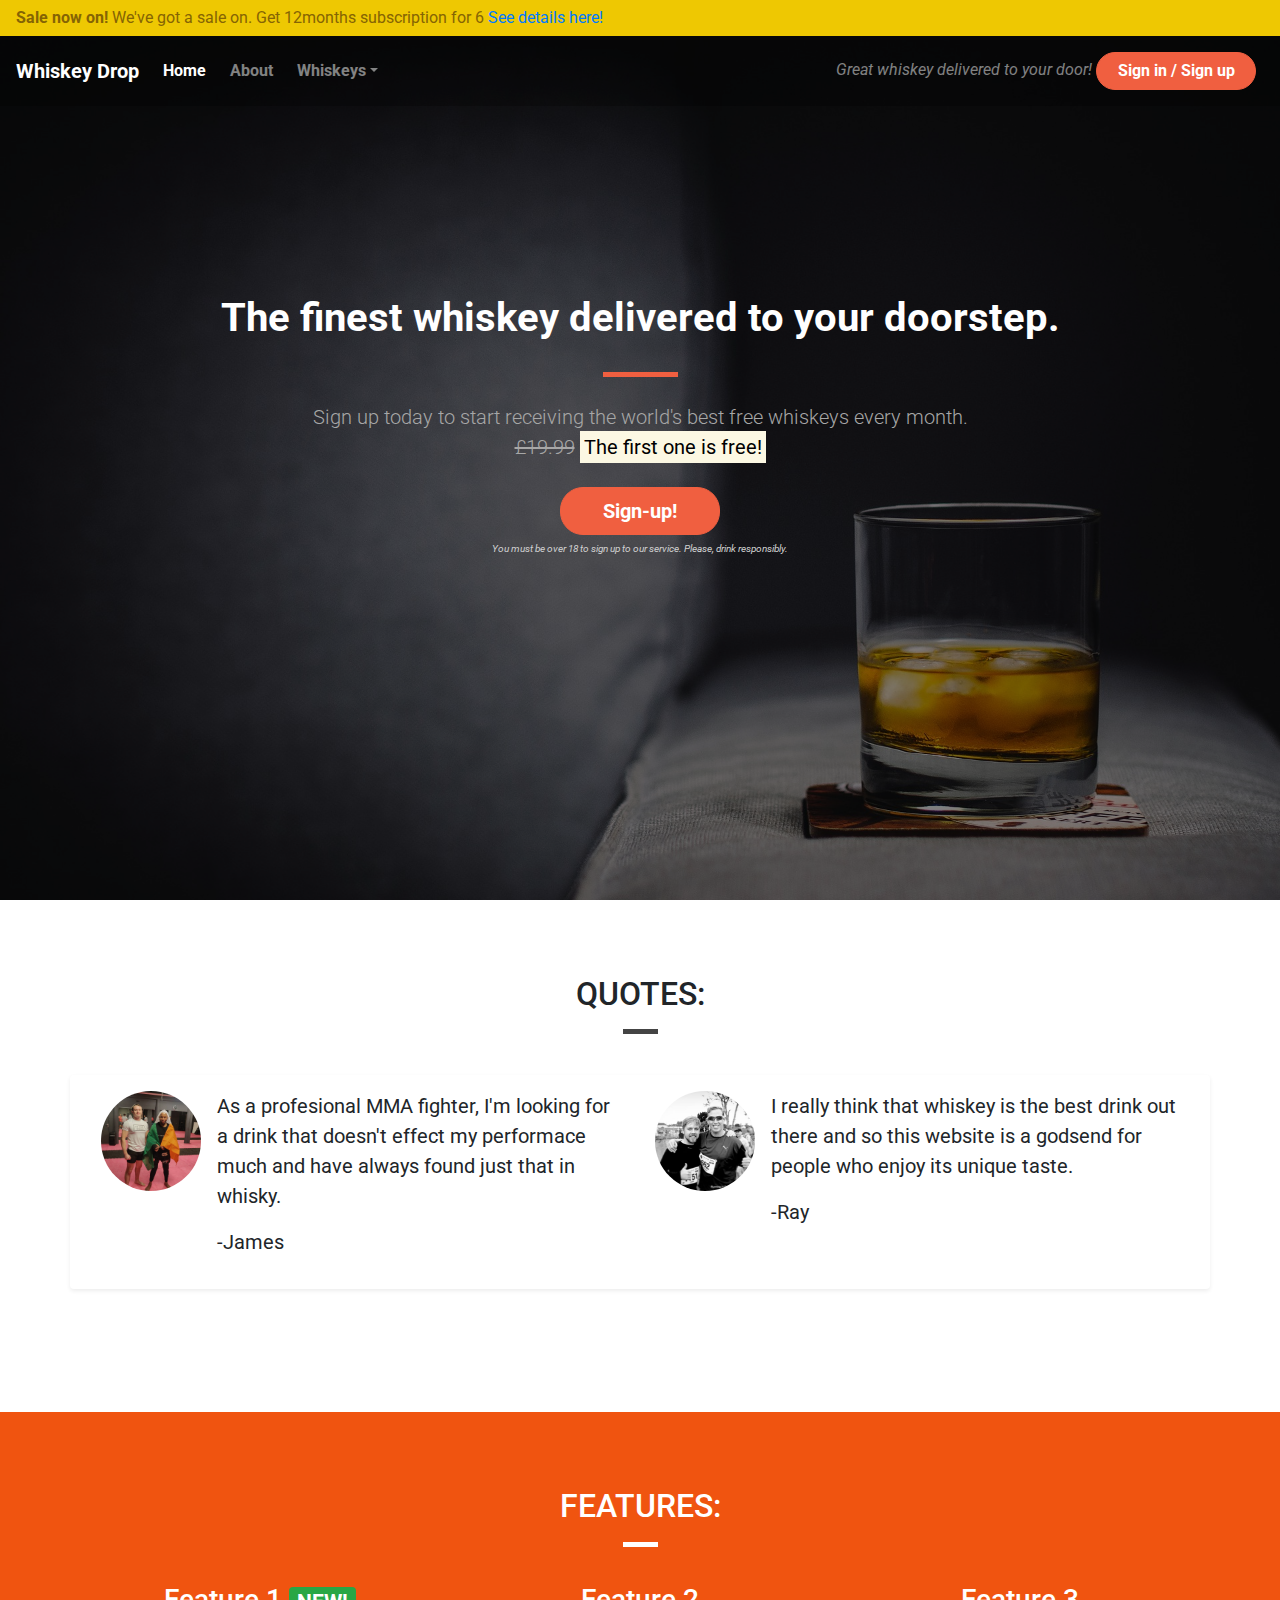
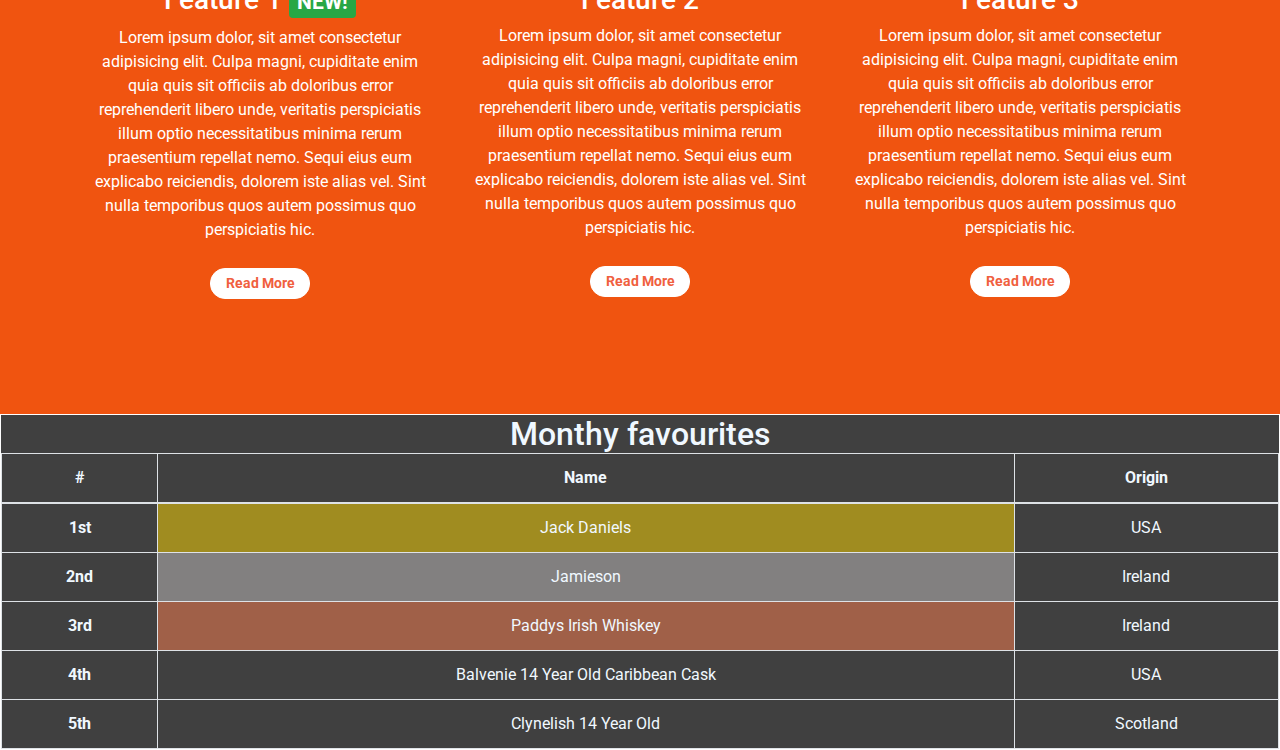
<file: whiskey/index.html>
<!DOCTYPE html>
<html lang="en">
<head>
    <meta charset="UTF-8">
    <meta name="viewport" content="width=device-width, initial-scale=1.0">
    <meta http-equiv="X-UA-Compatible" content="ie=edge">
    <title>Whiskey Drop | Taste a new whiskey every month</title>
    <link rel="stylesheet" href="css/style.css">
    <link rel="stylesheet" href="https://stackpath.bootstrapcdn.com/bootstrap/4.4.1/css/bootstrap.min.css" integrity="sha384-Vkoo8x4CGsO3+Hhxv8T/Q5PaXtkKtu6ug5TOeNV6gBiFeWPGFN9MuhOf23Q9Ifjh" crossorigin="anonymous">
    <link rel="stylesheet" href="https://use.fontawesome.com/releases/v5.6.3/css/all.css" integrity="sha384-UHRtZLI+pbxtHCWp1t77Bi1L4ZtiqrqD80Kn4Z8NTSRyMA2Fd33n5dQ8lWUE00s/" crossorigin="anonymous"/>
    <link href="https://fonts.googleapis.com/css?family=Lato|Montserrat:400,700|Oswald|Roboto&display=swap" rel="stylesheet">
    <link rel="stylesheet" href="css/style.css">
</head>


<body>
<div class="container-fluid navalert-container">
	<div class="container-fluid alert-container">
		<div class="row d-none d-sm-block">
			<div class="col-12">
				<div class=" site-wide-alert alert alert-warning">
					<strong>Sale now on!</strong> We've got a sale on. Get 12months subscription for
					6 <a href="">See details here!</a>
				</div>
			</div>
		</div>
	</div>
    <!--nav element-->
                    <!--navbar-light bg light--> 
    <nav class="navbar navbar-dark navbar-expand-sm"> <!--add 'fixed-top' class to nav bar to keep it there-->
        <a href="/" class="navbar-brand">Whiskey Drop</a>

        <button class="navbar-toggler ml-auto" type="button" data-toggle="collapse" data-target="#navbarNavDropdown" aria-controls="navbarNavDropdown" aria-expanded="false" aria-label="Toggled navigation" >
            <span class="navbar-toggler-icon"></span></button>

            <div class="collapse navbar-collapse" id="navbarNavDropdown">

            <ul class="navbar-nav mr-auto">
                <li class="active nav-item mr-2"> <a href="/" class="nav-link">Home</a></li>
                <li class="nav-item mr-2"><a href="/about" class="nav-link">About</a></li>
                <li class="nav-item dropdown">
                 <a href="#" class="nav-link dropdown-toggle" id="navbarDropdownMenuLink" role="button" data-toggle="dropdown"
                 aria-haspopup="true" aria-expanded="false">Whiskeys</a>
                   
                    <div class="dropdown-menu" aria-labelledby="navbarDropdownMenuLink">
                        <a href="#" class="dropdown-item">Irish</a>
                        <a href="#" class="dropdown-item">Scotch</a>
                        <a href="#" class="dropdown-item">Japanese</a>
                        <a href="#" class="dropdown-item">American</a>
                    </div>
                 </li>
                <li class="nav-item mr-2 d-block d-sm-none"><a href="/login" class="nav-link">Sign in / Sign up</a></li>
            </ul>
            </div>
            <div class="d-none d-md-block">  
                <p class="navbar-text my-auto mr-2 ">
                 <i> Great whiskey delivered to your door!</i>
                 <a href="/login" class=" btn btn--red btn--cta">Sign in / Sign up</a>
                </p>
             </div> 
    </nav>
    </div>
    <!--/nav end-->

     
    <div class=" container-fluid callout-container">
            <!--callout-->
            <div class="opaque-overlay">&nbsp;</div>
         <div class="row">
            <div class="col-12">
             <section class="callout jumbotron text-center"> <!--'jumbotron'class added to make callout section stand out-->
                <h1 class="jumbotron-header">The finest whiskey delivered to your doorstep.</h1>
                <hr class="block-divider block-divider--orange">
                    <p class="lead">
                        Sign up today to start receiving the world's best free whiskeys every month.<br/>
                        <s class="d-none d-sm-inline">£19.99</s>
                        <span class="d-inline d-sm-none"><br></span>
                                <strong>  
                                    <mark>The first one is free!</mark>
                                </strong>
                        </p>
                        <button class="btn btn--red btn--cta btn-lg" data-toggle="modal" data-target="#signUpModal">Sign-up!</button>
                        <p class="text-muted">
                        <small>You must be over 18 to sign up to our service. Please, drink responsibly.</small>
                        </p>
             </section>
            </div>
         </div>
            </div>
            <!-- /.callout-->

            <!--Quotes-->
            <div class="container-wrapper">
     <div class="container quotes-container content-container">
        <section class="quotes">
         <div class="row ">
            <div class="col-12 page-header">
                <h2 class="text-uppercase">Quotes:</h2>
                <hr class="block-divider block-divider--short">
            </div>
         </div>
         <div class="row shadow-sm p-3 mb-5 bg-white rounded">
            <div class="col-12 col-md-6 ">
                 <div class="media">
                    <div class="d-none d-sm-block">
                         <img src="img/james.jpg" height="100" class="rounded-circle mr-3" alt="man in red posing">
                    </div>
                     <div class="media-body">
                     <blockquote class="blockquote">
                     <p>
                         As a profesional MMA fighter, I'm looking for a drink that
                         doesn't effect my performace much and have always found just
                         that in whisky.
                     </p>
                     <p>-James</p>
                     </blockquote>
                    </div> 
                </div>
            </div>
            <div class="col-12 col-md-6 ">
                    <div class="media">
                        <div class="d-none d-sm-block">
                            <img src="img/rayandcian.jpg" height="100" class="rounded-circle mr-3" alt="man in red posing">
                        </div>
                        <div class="media-body">
                         <blockquote class="blockquote ">
                         <p>
                             I really think that whiskey is the best drink
                             out there and so this website is a godsend for
                             people who enjoy its unique taste.
                         </p>
                         <p>-Ray</p>
                        </blockquote>
                        </div> 
                    </div> 
                </div>
            </div>
             <!--moved this from find:**-->
         </section> <!--/.quotes-->
         </div>
         </div>

        <!--features-->
        <div class="container-wrapper container-wrapper--red">
        <div class=" container features-container content-container">
         <section class="features">
            <div class="row">
                <div class="col-12 page-header">
                    <h2 class="text-uppercase">Features:</h2>
                    <hr class="block-divider block-divider--short block-divider--white">
                </div>
            </div>
        <div class="row">
            <div class="col-12 col-md-6 col-lg-4">
            <div class="feature">
                <h3> <i class="fas fa-gifts d-none d-sm-block"> </i> Feature 1 <span class=" badge badge-success">NEW!</span></h3>
                <p>
                   Lorem ipsum dolor, sit amet consectetur adipisicing elit. 
                   Culpa magni, cupiditate enim quia quis sit officiis ab doloribus error reprehenderit libero unde,
                   veritatis perspiciatis illum optio necessitatibus minima rerum praesentium repellat nemo.
                   Sequi eius eum explicabo reiciendis, dolorem iste alias vel. 
                   Sint nulla temporibus quos autem possimus quo perspiciatis hic.
                </p>
                <p><a class="btn btn-sm btn-light" href=""> Read More</a></p>
            </div>
            </div>
         
         
            <div class="col-12 col-md-6 col-lg-4">    
            <div class="feature">
                <h3><i class="fas fa-credit-card d-none d-sm-block"></i> Feature 2</h3>
                <p>
                    Lorem ipsum dolor, sit amet consectetur adipisicing elit. 
                   Culpa magni, cupiditate enim quia quis sit officiis ab doloribus error reprehenderit libero unde,
                   veritatis perspiciatis illum optio necessitatibus minima rerum praesentium repellat nemo.
                   Sequi eius eum explicabo reiciendis, dolorem iste alias vel. 
                   Sint nulla temporibus quos autem possimus quo perspiciatis hic.
                </p>
                <p><a class="btn btn-sm btn-light" href=""> Read More</a></p>
            </div>
            </div>
         
         
            <div class="col-12 d-md-none d-lg-block col-lg-4">
            <div class="feature">
                 <h3><i class="fas fa-times-circle d-none d-sm-block"></i> Feature 3</h3>
                <p>
                   Lorem ipsum dolor, sit amet consectetur adipisicing elit. 
                   Culpa magni, cupiditate enim quia quis sit officiis ab doloribus error reprehenderit libero unde,
                   veritatis perspiciatis illum optio necessitatibus minima rerum praesentium repellat nemo.
                   Sequi eius eum explicabo reiciendis, dolorem iste alias vel. 
                   Sint nulla temporibus quos autem possimus quo perspiciatis hic. 
                </p>
                <p><a class="btn btn-sm btn-light" href=""> Read More</a></p>
            </div>
         </div>
        </div>
         </section>
         </div>
         </div>
         <!--/.features-->

         <!--Monthly fav table-->
         <div class="tables-container d-none d-sm-block ">
         <section>
                <div>
                    <h2 class="table-frame">Monthy favourites</h2>
                </div>
                    <table class="table table-bordered table-frame">
                 <thead>
                 <tr>
                    <th class="table-frame" scope="col">#</th>
                    <th  class="table-frame" scope="col">Name</th>
                    <th class="table-frame" scope="col">Origin</th>
                </tr>
                </thead>
                <tbody>
                     <tr>
                        <th class="table-frame" scope="row"> 1st <i class="fas fa-trophy"></i></th>
                            <td id="table-gold">Jack Daniels</td>
                            <td class="table-frame">USA</td>
                    </tr>
                     <tr>
                         <th class="table-frame" scope="row">2nd <i class="fas fa-medal"></i></th>
                            <td id="table-silver"> Jamieson</td>
                            <td class="table-frame"> Ireland</td>
                     </tr>
                     <tr>
                        <th class="table-frame" scope="row">3rd <i class="fas fa-award"></i></th>
                            <td id="table-bronze">Paddys Irish Whiskey</td>
                            <td class="table-frame">Ireland</td>
                     </tr>
                     <tr>
                        <th class="table-frame" scope="row">4th <i class="fas fa-glass-whiskey"></i></th>
                            <td>Balvenie 14 Year Old Caribbean Cask</td>
                            <td class="table-frame">USA</td>
                     </tr>
                     <tr>
                        <th class="table-frame" scope="row">5th <i class="fas fa-glass-whiskey"></i></th>
                            <td>Clynelish 14 Year Old</td>
                            <td class="table-frame">Scotland</td>
                     </tr>
                 </tbody>
                </table>
         </section>
         </div>
         <!-- /.table-->

        <!--/.article-->
        
	<div class="modal" tabindex="-1" role="dialog" id="signUpModal">
		<div class="modal-dialog" role="document">
			<div class="modal-content">
				<div class="modal-header">
					<h5 class="modal-title">Sign Up To Whiskey Drop!</h5>
					<button type="button" class="close" data-dismiss="modal" aria-label="Close">
	             <span aria-hidden="true">&times;</span>
	        </button>
				</div>
				<div class="modal-body">
					<form>
						<div class="form-group">
							<label for="exampleInputEmail1">Email address</label>
							<input type="email" class="form-control" id="exampleInputEmail1" aria-describedby="emailHelp">
							<small id="emailHelp" class="form-text text-muted">We'll never share your email with anyone else.</small>
						</div>
						<div class="form-group">
							<label for="password">Password</label>
							<input type="password" class="form-control" id="password" placeholder="Password">
	                    </div>
                        <div class="form-group">
							<label for="repeatPassword">Repeat Password</label>
							<input type="password" class="form-control" id="repeatPassword" placeholder="Repeat Password">
	                    </div>
							<button type="submit" class="btn btn-success">Submit</button>
					</form>
				</div>
			</div>
		</div>
	</div>

     <script src="https://code.jquery.com/jquery-3.4.1.slim.min.js" integrity="sha384-J6qa4849blE2+poT4WnyKhv5vZF5SrPo0iEjwBvKU7imGFAV0wwj1yYfoRSJoZ+n" crossorigin="anonymous"></script>
     <script src="https://cdn.jsdelivr.net/npm/popper.js@1.16.0/dist/umd/popper.min.js" integrity="sha384-Q6E9RHvbIyZFJoft+2mJbHaEWldlvI9IOYy5n3zV9zzTtmI3UksdQRVvoxMfooAo" crossorigin="anonymous"></script>

     <script src="https://stackpath.bootstrapcdn.com/bootstrap/4.4.1/js/bootstrap.min.js" integrity="sha384-wfSDF2E50Y2D1uUdj0O3uMBJnjuUD4Ih7YwaYd1iqfktj0Uod8GCExl3Og8ifwB6" crossorigin="anonymous"></script>
     
</body>
</html>
</file>
<file: whiskey/css/style.css>
body{
    font-family: 'Roboto', sans-serif;
}

.container-wrapper{

}

.container-wrapper--red{
    background-color:#f05410;
    color: #fff;
}
.alert-container .col-12{
    padding-left: 0;
    padding-right: 0;
}

.site-wide-alert{
    border-radius: 0;
    margin-bottom: 0;
    padding: 5px 15px;
    background-color: #eec802;
    border-color: #eec802;
}

.callout-container{
    height: 100vh;
    background: url(../img/whiskey-background.jpg) no-repeat bottom right fixed; 
    -webkit-background-size: cover;
    -moz-background-size: cover;
    -o-background-size: cover;
     background-size: cover;
     
     display: flex;
     align-items: center;
     justify-content: center;

     position: relative;
}
.opaque-overlay{ /* this is so the image moves with the page */
    position: absolute;
    top: 0;
    left: 0;
    height: 100%;
    width: 100%;
    background-color: rgba(0,0,0,0.5)
}

.quotes-container{}

.features-container{}

/* page headers */

.page-header{
    margin-bottom: 0;
    border-bottom: 0;
    text-align: center;
}

.page-header h2{
    margin-top: 0;
}
.quotes .page-header{
    margin-bottom: 25px;
    
}
/* Block-Dividers*/

.block-divider{
    width: 75px;
    height: 5px;
    border: 0;
    background-color: #444;
   
}
.block-divider--orange{
     background-color: #f05f40;
    
}
.block-divider--white{
    background-color: #fff;
}
.block-divider--short{
    width: 35px;
}

/* Content-container*/

.content-container{
    padding-top: 75px;
    padding-bottom: 75px;
}

/* Navbar */

.navalert-container{
    position: absolute;
    top: 0;
    left: 0;
    padding-left: 0;
    padding-right: 0;
    z-index: 1; /* pulls container further forward. 3d side of axis */

}

.navbar{
    margin-bottom: 0;
    border: 0;
    width: 100%;
    background-color: rgba(0,0,0,0.25);
}

.navbar .navbar-toggler{
    border: 0;
}

.navbar-brand {
    font-weight: bold;
}

.navbar .navbar-nav a{
      font-weight: bold;
}







/*jumbotron*/

.jumbotron{
    background-color: transparent; /* takes off grey background border */
}

.jumbotron-header{
        color: white;
        font-weight: bold;
        margin-bottom: 30px;
}
.jumbotron .lead{
    margin: 25px 0;
    color: #a7a7a7;
}
.jumbotron small{
    font-size: 60%;
    font-style: italic;
    color: #d0d0d0;
}

/* Buttons*/

.btn--cta{
font-weight: bold;
border-radius: 23px;
width: 160px;
}

.btn--red{
    color: white;
    background-color: #f05f40;
    border-color: #f05f40;

}

.btn--red:hover,
.btn--red:active,
.btn--red:focus,
.btn--red:active:focus{
    background-color: #ffdfd9;
    border-color: #f05f40;
}

.feature{
    text-align: center;
    margin-bottom: 40px;
}

.feature i{
    margin-bottom: 20px;
    font-size: 45px;
    line-height: 45px;
}

.feature .btn{
    background-color: #fff;
    border-color: #fff;
    border-radius: 15px;
    min-width: 100px;
    font-weight: bold;
    margin-top: 10px;
    color: #f05f40;
}
.tables-container{ 
     background: url(../img/whiskey-background.jpg) no-repeat bottom right fixed; 
       
     -webkit-background-size: cover;
    -moz-background-size: cover;
    -o-background-size: cover;
     background-size: cover;
     display: flex;
     align-items: center;
     justify-content: center;
     position: relative;

     
     border: 1px solid #fff;
     padding: 0;
     text-align: center;
     margin-bottom: 0;
    background-color: rgba(0,0,0,0.75);
    color: aliceblue;
    
}

.table-frame{
    margin: 0 auto;
    border: 0;
   color: aliceblue;  
  
}

#table-gold{
    background-color: rgba(255, 215, 0, .5);
}
#table-silver{
    background-color: rgba(195, 192, 192, 0.5);
}
#table-bronze{
    background-color: rgba(255,127,80, .5);
    }
</file>
